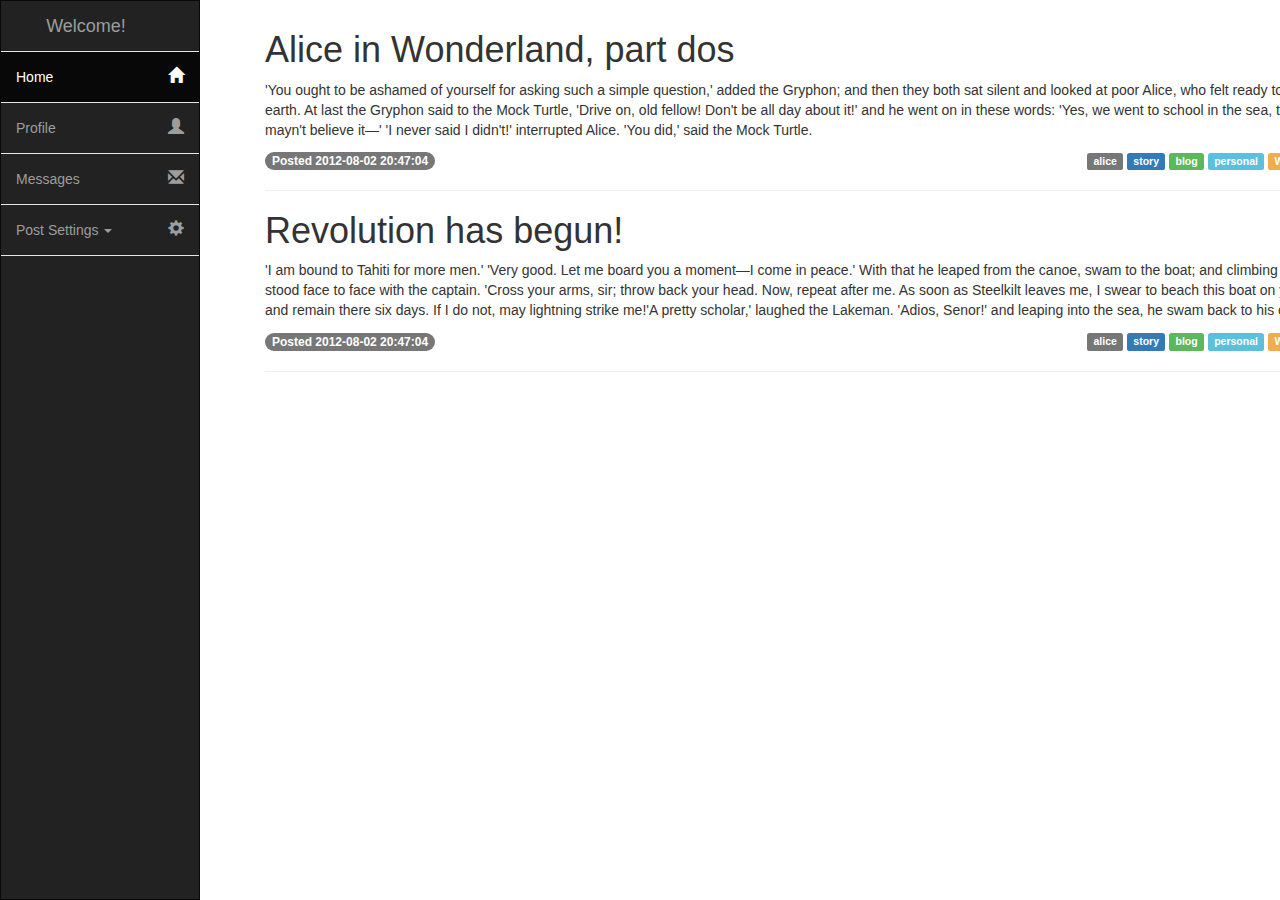
<file: myposts.html>
<!DOCTYPE html>
<html>
<head>
    <meta charset="UTF-8">
    <script src="https://ajax.googleapis.com/ajax/libs/jquery/1.11.1/jquery.min.js">
    </script>
    <script src="main.js"></script>
    <link rel="stylesheet" type="text/css" href="main.css">
    <link rel="stylesheet" href="http://maxcdn.bootstrapcdn.com/bootstrap/3.3.4/css/bootstrap.min.css">
    <script src="http://maxcdn.bootstrapcdn.com/bootstrap/3.3.4/js/bootstrap.min.js"></script>
    <title>My posts</title>
</head>
<body>
    <nav class="navbar navbar-inverse sidebar" role="navigation">
    <div class="container-fluid">
        
        <div class="navbar-header">
            <button type="button" class="navbar-toggle" data-toggle="collapse" data-target="#bs-sidebar-navbar-collapse-1">
                <span class="sr-only">Toggle navigation</span>
                <span class="icon-bar"></span>
                <span class="icon-bar"></span>
                <span class="icon-bar"></span>
            </button>
            <a class="navbar-brand" href="#">Welcome!</a>
        </div>
        <div class="collapse navbar-collapse" id="bs-sidebar-navbar-collapse-1">
            <ul class="nav navbar-nav">
                <li class="active"><a href="/newspaper/index.html">Home<span style="font-size:16px;" class="pull-right hidden-xs showopacity glyphicon glyphicon-home"></span></a></li>
                <li ><a href="#">Profile<span style="font-size:16px;" class="pull-right hidden-xs showopacity glyphicon glyphicon-user"></span></a></li>
                <li ><a href="#">Messages<span style="font-size:16px;" class="pull-right hidden-xs showopacity glyphicon glyphicon-envelope"></span></a></li>
                <li class="dropdown">
                    <a href="#" class="dropdown-toggle" data-toggle="dropdown">Post Settings <span class="caret"></span><span style="font-size:16px;" class="pull-right hidden-xs showopacity glyphicon glyphicon-cog"></span></a>
                    <ul class="dropdown-menu forAnimate" role="menu">
                        <li><a id="createpost" href="/newspaper/post.html">Create a Post</a></li>
                        <li class="divider"></li>
                        <li><a href="/newspaper/myposts.html">My Posts</a></li>
                        <li class="divider"></li>
                        <li><a href="#">Delete a Post</a></li>
                    </ul>
                </li>
            </ul>
        </div>
    </div>
    </nav>
    <div class="main">
    <div class="container">
        <div class="row">
        <div class="col-md-12">
            <h1>Alice in Wonderland, part dos</h1>
            <p>'You ought to be ashamed of yourself for asking such a simple question,' added the Gryphon; and then they both sat silent and looked at poor Alice, who felt ready to sink into the earth. At last the Gryphon said to the Mock Turtle, 'Drive on, old fellow! Don't be all day about it!' and he went on in these words:
            'Yes, we went to school in the sea, though you mayn't believe it—'
            'I never said I didn't!' interrupted Alice.
            'You did,' said the Mock Turtle.</p>
            <div>
        <span class="badge">Posted 2012-08-02 20:47:04</span><div class="pull-right"><span class="label label-default">alice</span> <span class="label label-primary">story</span> <span class="label label-success">blog</span> <span class="label label-info">personal</span> <span class="label label-warning">Warning</span>
        <span class="label label-danger">Danger</span></div>         
             </div>
            <hr>
            <h1>Revolution has begun!</h1>
            <p>'I am bound to Tahiti for more men.'
                'Very good. Let me board you a moment—I come in peace.' With that he leaped from the canoe, swam to the boat; and climbing the gunwale, stood face to face with the captain.
                'Cross your arms, sir; throw back your head. Now, repeat after me. As soon as Steelkilt leaves me, I swear to beach this boat on yonder island, and remain there six days. If I do not, may lightning strike me!'A pretty scholar,' laughed the Lakeman. 'Adios, Senor!' and leaping into the sea, he swam back to his comrades.</p>
            <div>
                <span class="badge">Posted 2012-08-02 20:47:04</span><div class="pull-right"><span class="label label-default">alice</span> <span class="label label-primary">story</span> <span class="label label-success">blog</span> <span class="label label-info">personal</span> <span class="label label-warning">Warning</span>
        <span class="label label-danger">Danger</span></div>
            </div>     
            <hr>
        </div>
        </div>
    </div>
    </div>
</body>
</file>
<file: main.css>
body,html{
		height: 100%;
	}

	/* remove outer padding */
	.main .row{
		padding: 0px;
		margin: 0px;
	}

	/*Remove rounded coners*/

	nav.sidebar.navbar {
		border-radius: 0px;
	}

	nav.sidebar, .main{
		-webkit-transition: margin 200ms ease-out;
	    -moz-transition: margin 200ms ease-out;
	    -o-transition: margin 200ms ease-out;
	    transition: margin 200ms ease-out;
	}

	/* Add gap to nav and right windows.*/
	.main{
		padding: 10px 10px 0 10px;
	}

	/* .....NavBar: Icon only with coloring/layout.....*/

	/*small/medium side display*/
	@media (min-width: 768px) {

		/*Allow main to be next to Nav*/
		.main{
			position: absolute;
			width: calc(100% - 40px); /*keeps 100% minus nav size*/
			margin-left: 40px;
			float: right;
		}

		/*lets nav bar to be showed on mouseover*/
		nav.sidebar:hover + .main{
			margin-left: 200px;
		}

		/*Center Brand*/
		nav.sidebar.navbar.sidebar>.container .navbar-brand, .navbar>.container-fluid .navbar-brand {
			margin-left: 0px;
		}
		/*Center Brand*/
		nav.sidebar .navbar-brand, nav.sidebar .navbar-header{
			text-align: center;
			width: 100%;
			margin-left: 0px;
		}

		/*Center Icons*/
		nav.sidebar a{
			padding-right: 13px;
		}

		/*adds border top to first nav box */
		nav.sidebar .navbar-nav > li:first-child{
			border-top: 1px #e5e5e5 solid;
		}

		/*adds border to bottom nav boxes*/
		nav.sidebar .navbar-nav > li{
			border-bottom: 1px #e5e5e5 solid;
		}

		/* Colors/style dropdown box*/
		nav.sidebar .navbar-nav .open .dropdown-menu {
			position: static;
			float: none;
			width: auto;
			margin-top: 0;
			background-color: transparent;
			border: 0;
			-webkit-box-shadow: none;
			box-shadow: none;
		}

		/*allows nav box to use 100% width*/
		nav.sidebar .navbar-collapse, nav.sidebar .container-fluid{
			padding: 0 0px 0 0px;
		}

		/*colors dropdown box text */
		.navbar-inverse .navbar-nav .open .dropdown-menu>li>a {
			color: #777;
		}

		/*gives sidebar width/height*/
		nav.sidebar{
			width: 200px;
			height: 100%;
			margin-left: -160px;
			float: left;
			z-index: 8000;
			margin-bottom: 0px;
		}

		/*give sidebar 100% width;*/
		nav.sidebar li {
			width: 100%;
		}

		/* Move nav to full on mouse over*/
		nav.sidebar:hover{
			margin-left: 0px;
		}
		/*for hiden things when navbar hidden*/
		.forAnimate{
			opacity: 0;
		}
	}

	/* .....NavBar: Fully showing nav bar..... */

	@media (min-width: 1330px) {

		/*Allow main to be next to Nav*/
		.main{
			width: calc(100% - 200px); /*keeps 100% minus nav size*/
			margin-left: 200px;
		}

		/*Show all nav*/
		nav.sidebar{
			margin-left: 0px;
			float: left;
		}
		/*Show hidden items on nav*/
		nav.sidebar .forAnimate{
			opacity: 1;
		}
	}

	nav.sidebar .navbar-nav .open .dropdown-menu>li>a:hover, nav.sidebar .navbar-nav .open .dropdown-menu>li>a:focus {
		color: #CCC;
		background-color: transparent;
	}

	nav:hover .forAnimate{
		opacity: 1;
	}
	section{
		padding-left: 15px;
	}
</file>
